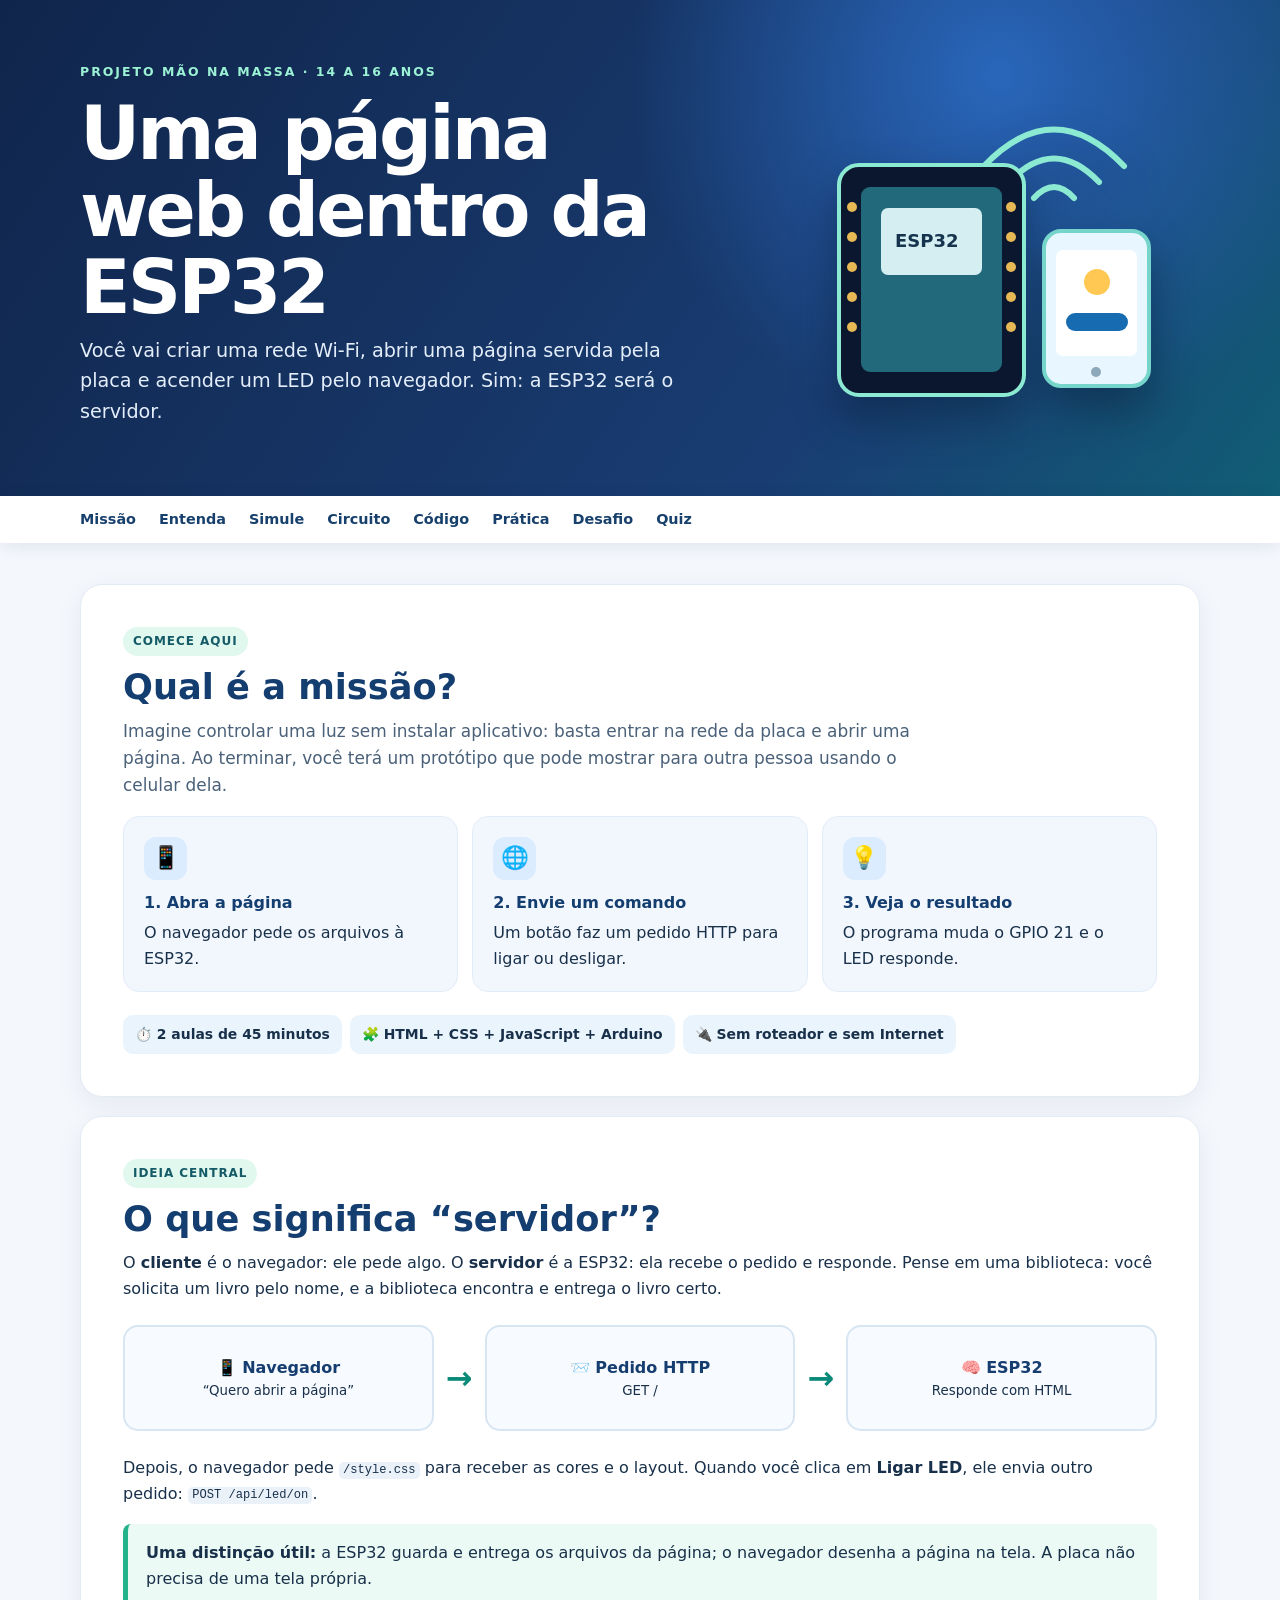
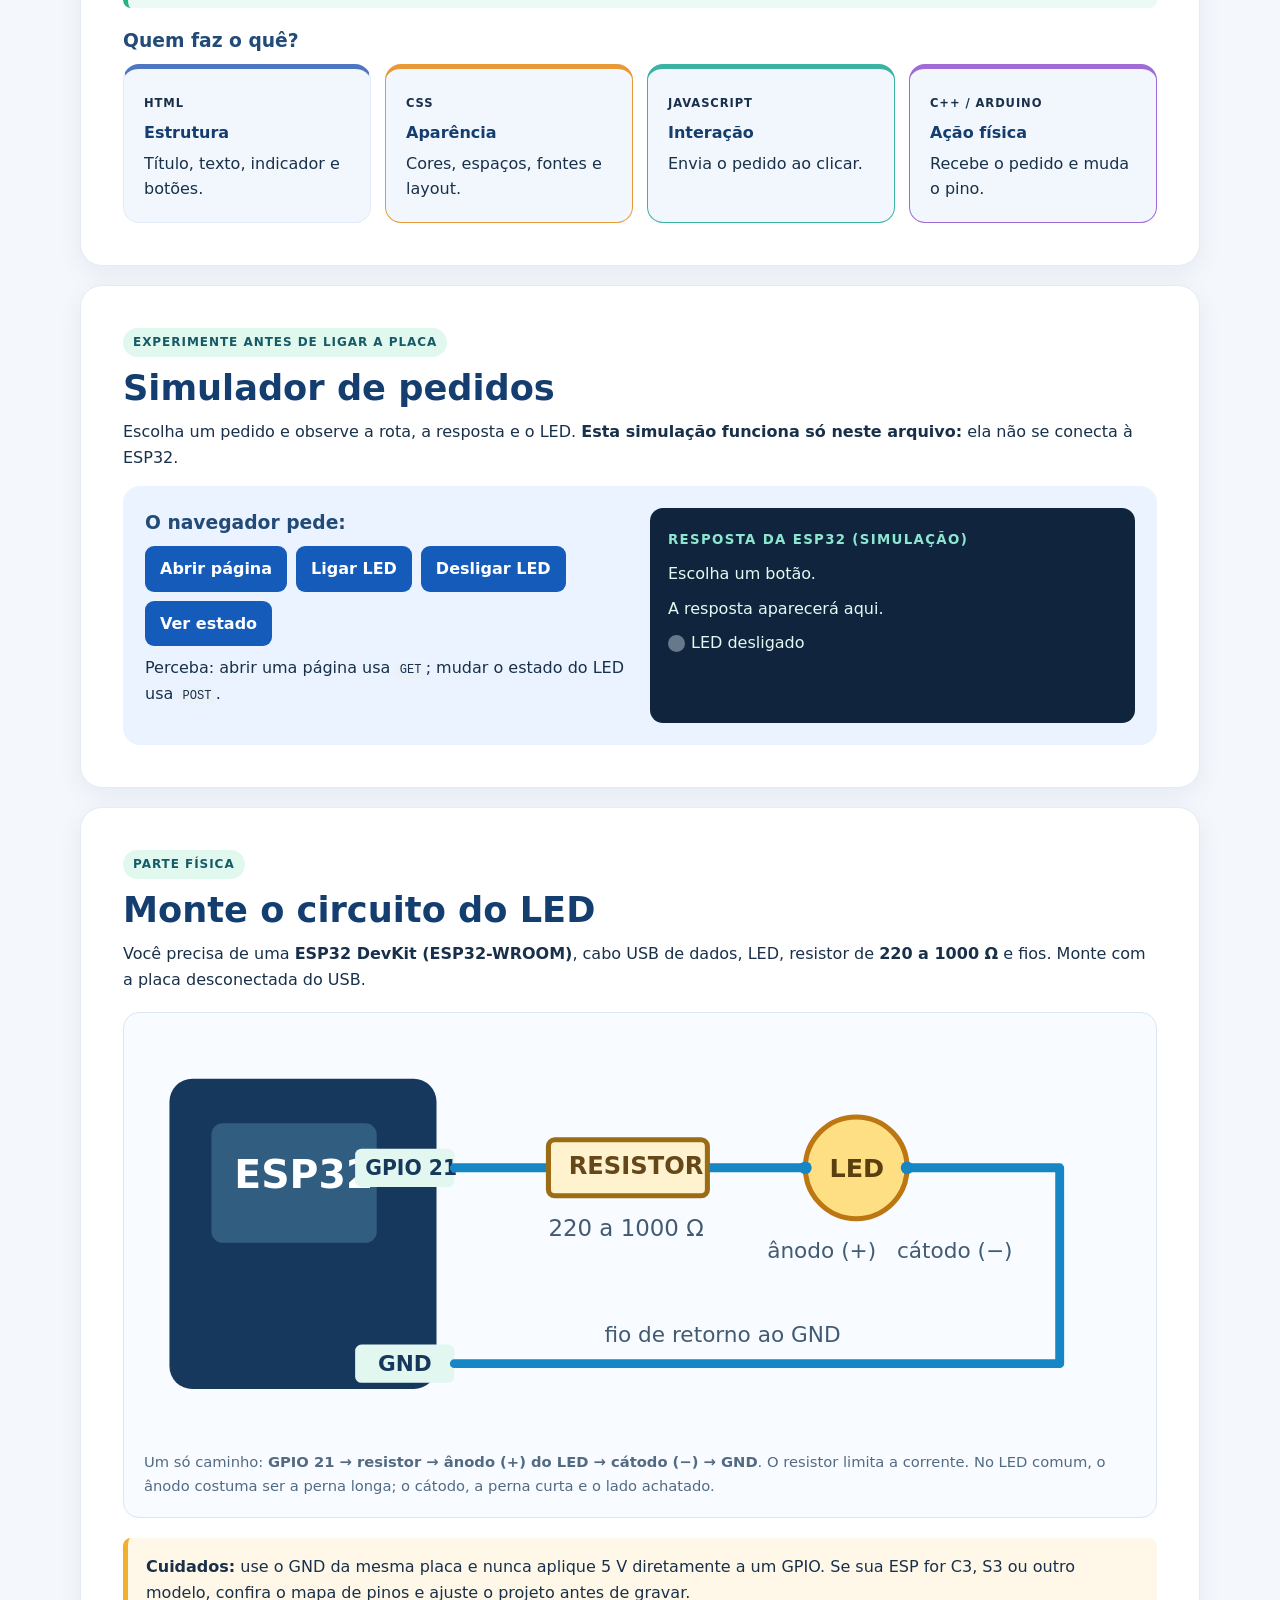
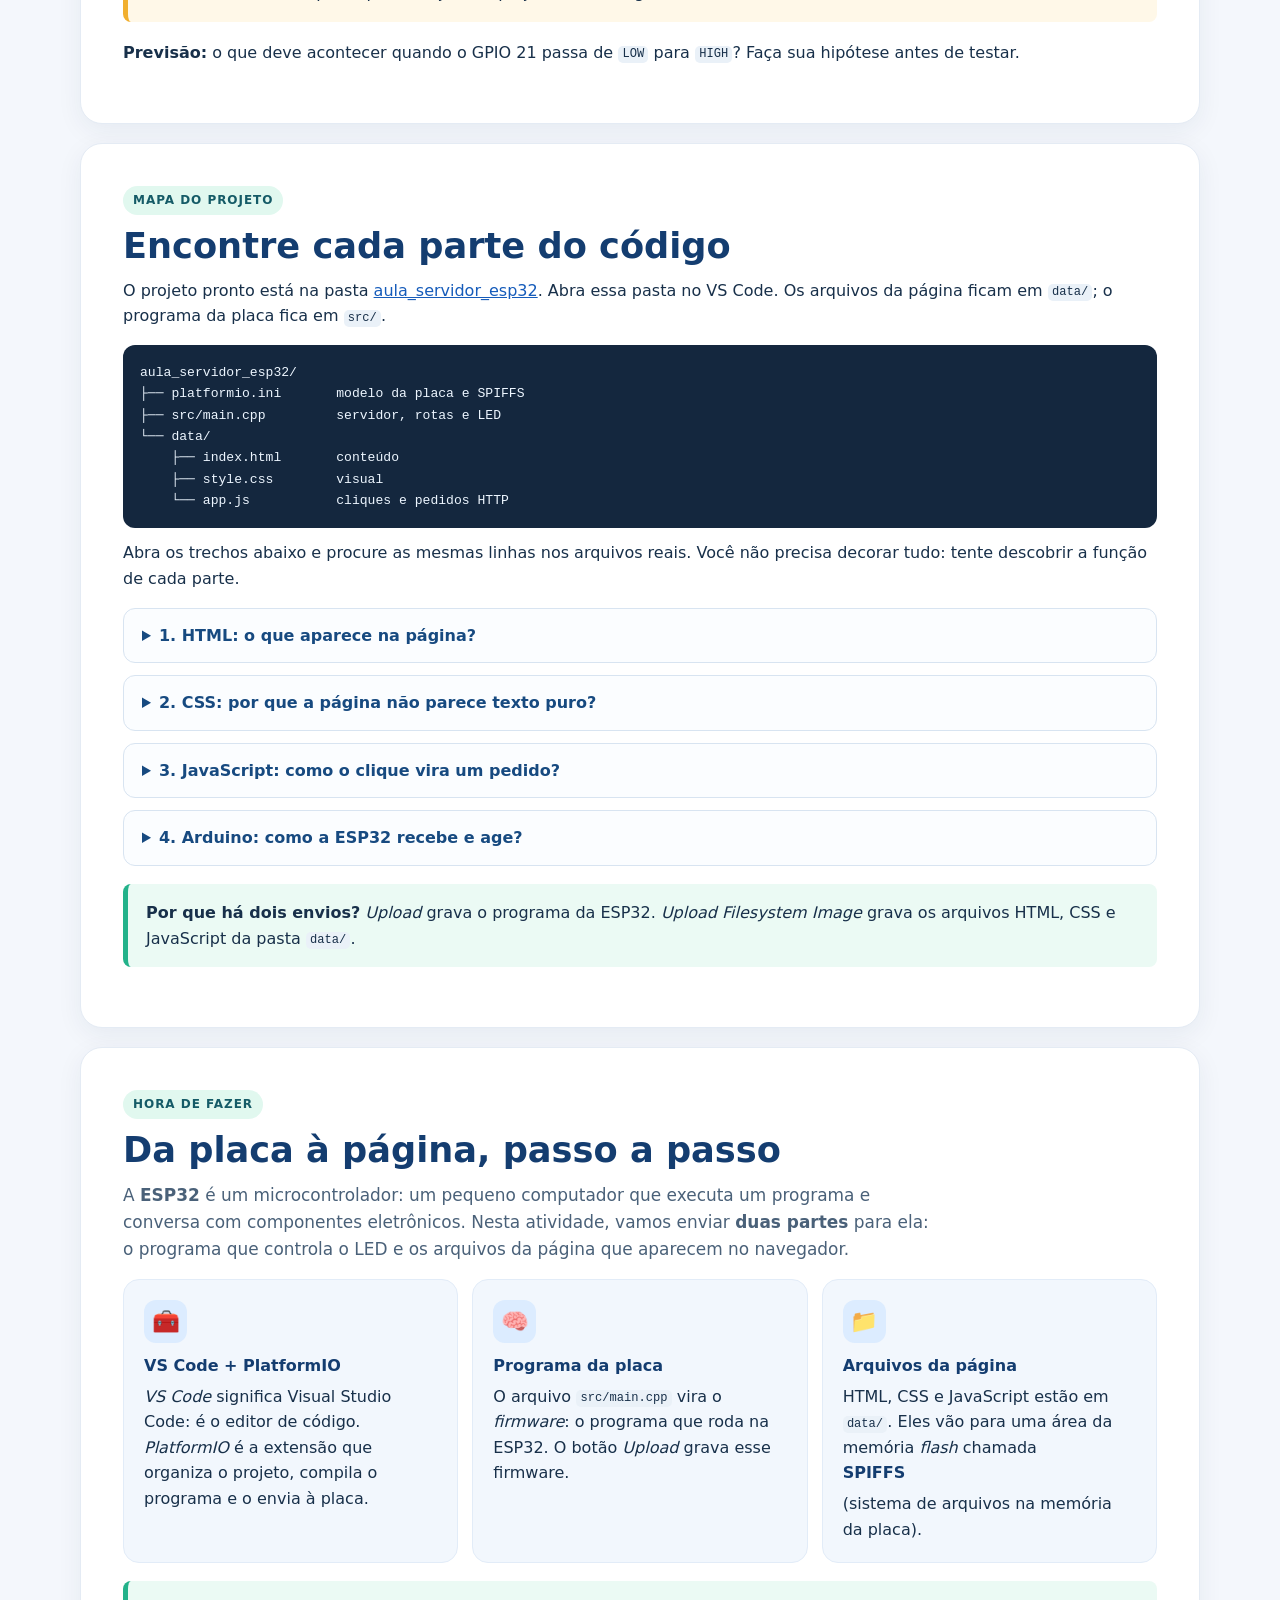
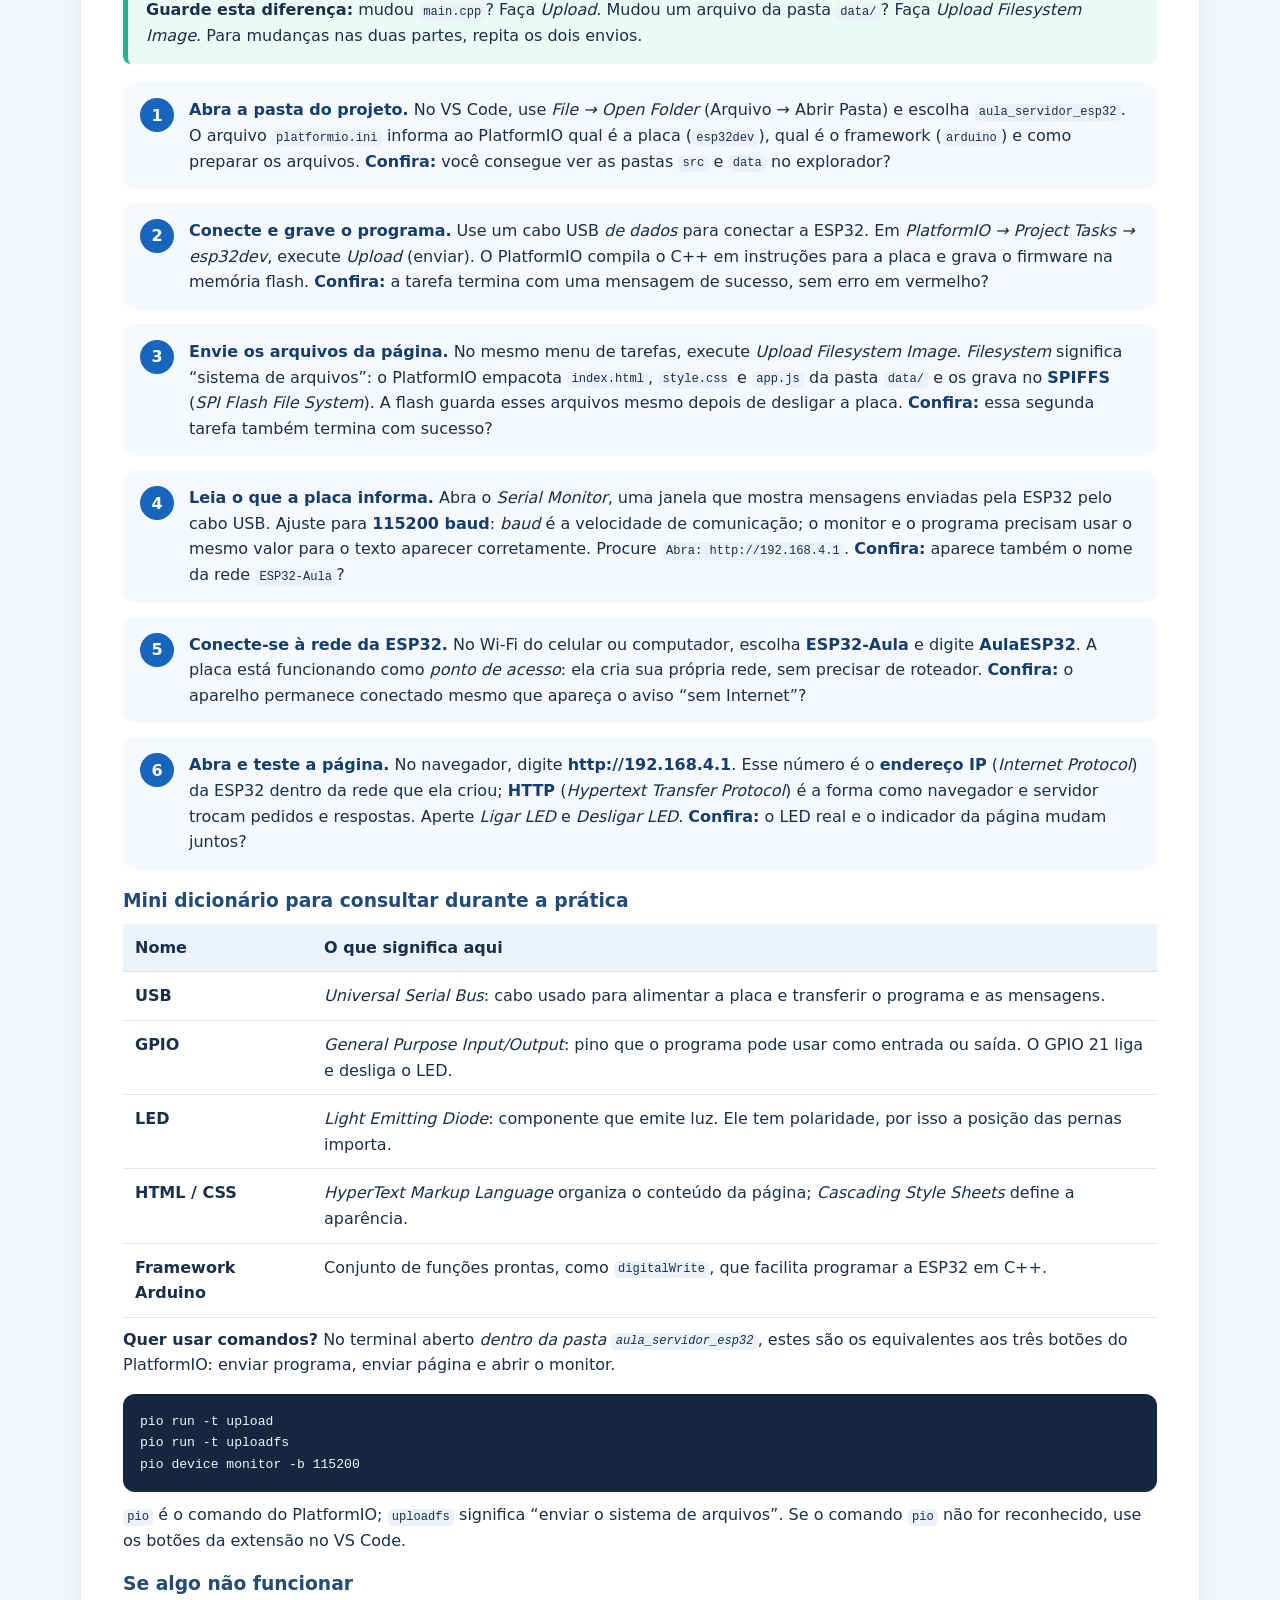
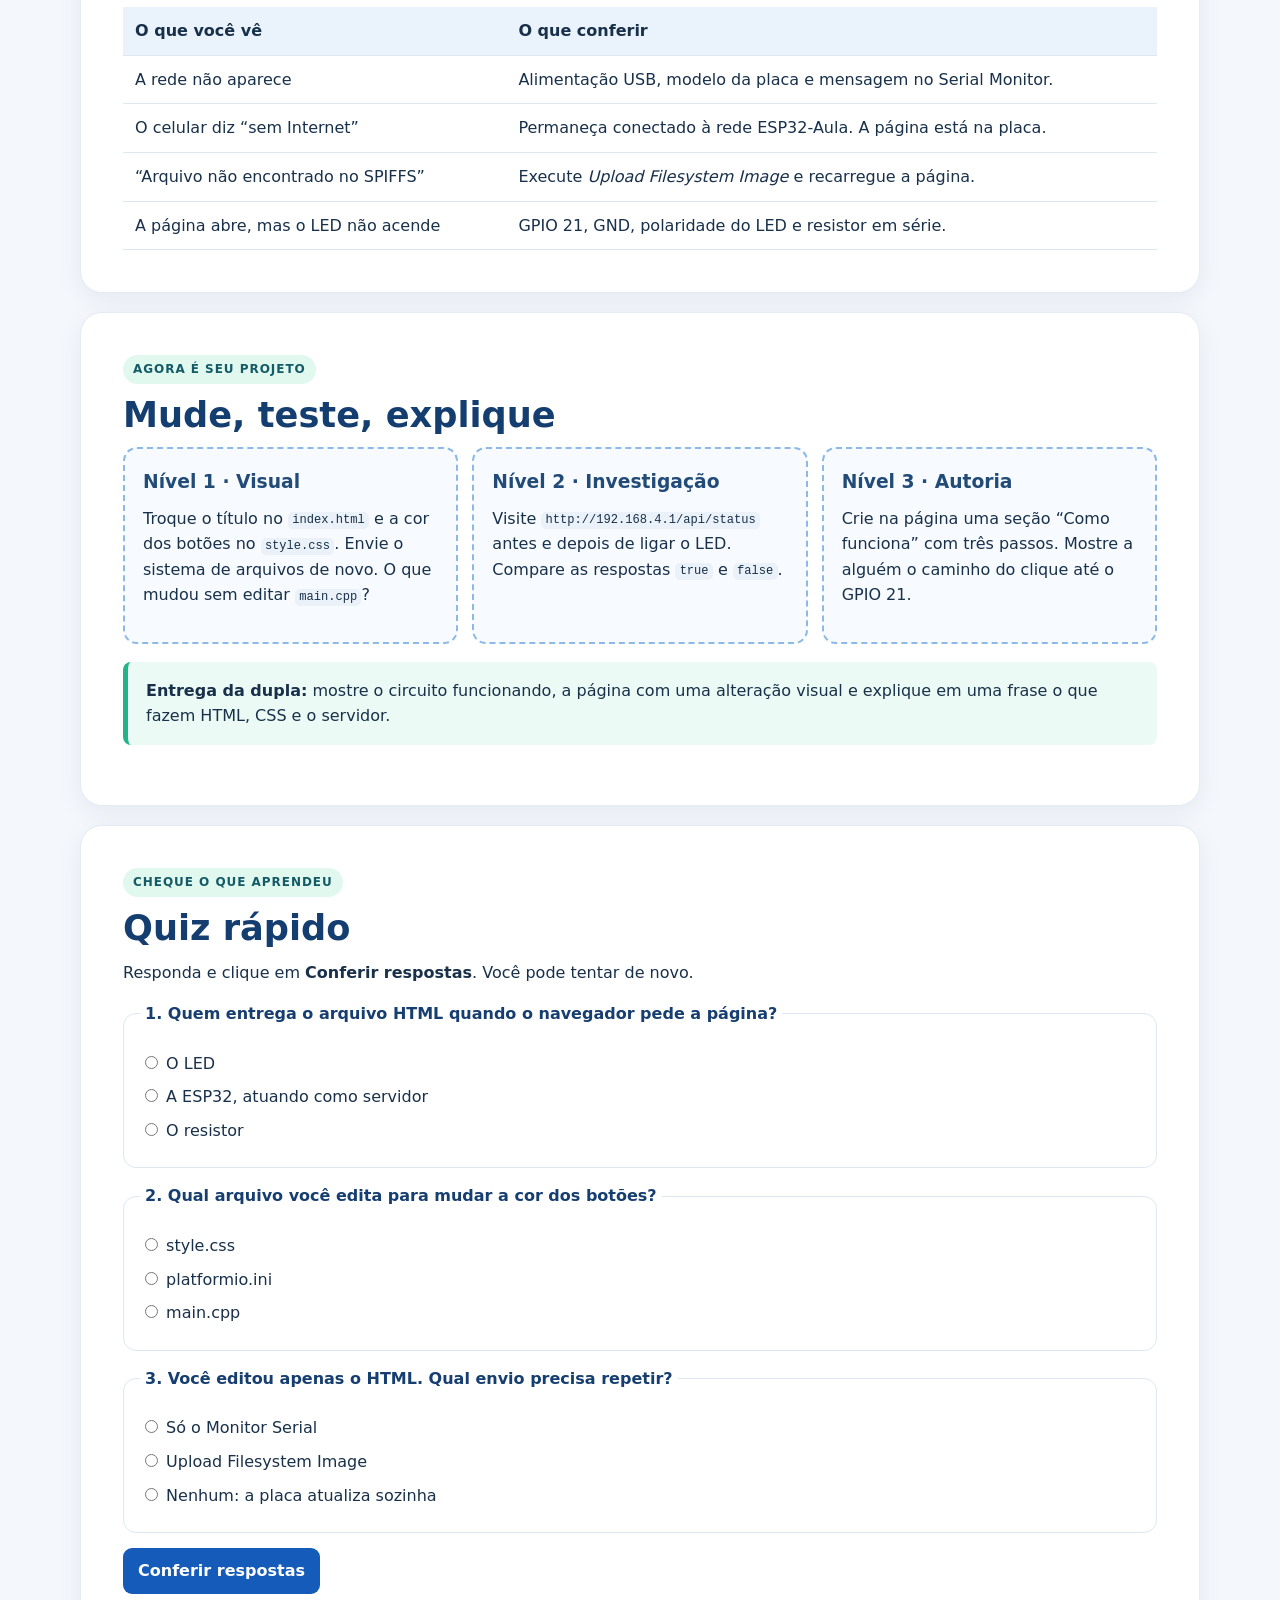
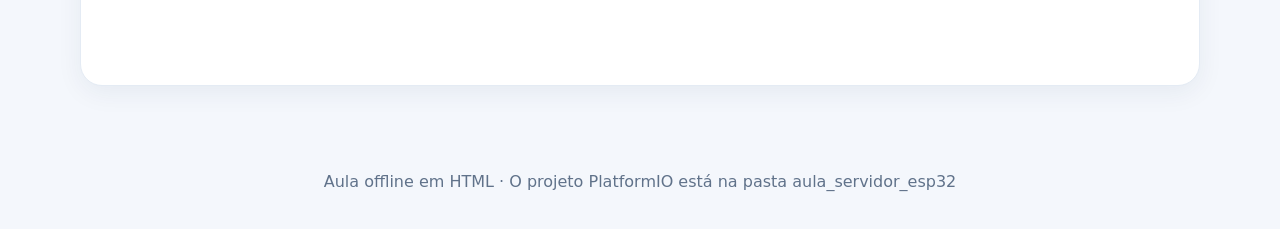
<file: index.html>
<!doctype html>
<html lang="pt-BR">
<head>
  <meta charset="utf-8">
  <meta name="viewport" content="width=device-width, initial-scale=1">
  <meta name="theme-color" content="#10254b">
  <title>Missão ESP32 — uma página dentro da placa</title>
  <style>
    :root { font-family: system-ui, -apple-system, Segoe UI, sans-serif; color: #18304a; background: #f4f7fc; scroll-behavior: smooth; }
    * { box-sizing: border-box; }
    body { margin: 0; line-height: 1.6; }
    button, input { font: inherit; }
    a { color: #155bba; }
    a:focus-visible, button:focus-visible, input:focus-visible, summary:focus-visible { outline: 3px solid #ffbb38; outline-offset: 3px; }
    .wrap { width: min(1120px, calc(100% - 32px)); margin-inline: auto; }
    .hero { color: white; background: radial-gradient(circle at 78% 15%, #2966ba 0, transparent 34%), linear-gradient(125deg, #10254b, #193d73 68%, #115e76); overflow: hidden; }
    .hero-grid { min-height: 420px; padding: 62px 0 52px; display: grid; grid-template-columns: 1.2fr .8fr; align-items: center; gap: 38px; }
    .eyebrow { margin: 0 0 13px; color: #9bf2d4; font-size: .78rem; font-weight: 800; text-transform: uppercase; letter-spacing: .16em; }
    h1 { max-width: 680px; margin: 0; font-size: clamp(2.5rem, 5.8vw, 5rem); line-height: 1.04; letter-spacing: -.04em; }
    .hero p:last-child { max-width: 600px; font-size: 1.2rem; color: #e4eefb; }
    .hero-art { width: 100%; max-width: 380px; margin: auto; filter: drop-shadow(0 22px 22px #06173077); }
    .hero-art text { font-family: system-ui, sans-serif; }
    .topnav { position: sticky; top: 0; z-index: 4; background: #fff; box-shadow: 0 3px 18px #14294e17; }
    .topnav .wrap { display: flex; gap: 8px 23px; flex-wrap: wrap; padding: 12px 0; }
    .topnav a { color: #17406c; text-decoration: none; font-size: .9rem; font-weight: 700; }
    .topnav a:hover { text-decoration: underline; }
    main { padding: 22px 0 64px; }
    section { scroll-margin-top: 75px; margin: 19px 0; padding: clamp(23px, 4vw, 42px); background: #fff; border: 1px solid #e4ebf4; border-radius: 22px; box-shadow: 0 7px 26px #122c5210; }
    h2 { margin: 0 0 10px; color: #143d70; font-size: clamp(1.7rem, 3vw, 2.2rem); line-height: 1.2; }
    h3 { margin: 0 0 8px; color: #224b78; }
    p { margin: 9px 0 16px; }
    .lead { max-width: 75ch; color: #4a6179; font-size: 1.06rem; }
    .kicker { display: inline-block; margin-bottom: 10px; padding: 5px 10px; color: #155b67; background: #e1f8ef; border-radius: 999px; font-size: .75rem; font-weight: 800; letter-spacing: .08em; text-transform: uppercase; }
    .grid { display: grid; grid-template-columns: repeat(3, 1fr); gap: 14px; }
    .card { padding: 20px; background: #f2f7fd; border: 1px solid #e2ecf8; border-radius: 16px; }
    .card strong { display: block; margin-bottom: 5px; color: #143d70; }
    .icon { display: grid; place-items: center; width: 43px; height: 43px; margin-bottom: 10px; border-radius: 12px; background: #dcecff; font-size: 1.4rem; }
    .timebar { display: flex; flex-wrap: wrap; gap: 8px; margin: 23px 0 0; }
    .timebar span { padding: 8px 12px; border-radius: 10px; background: #eaf4fc; font-size: .87rem; font-weight: 700; }
    .diagram { margin: 20px 0; padding: 20px; overflow-x: auto; border: 1px solid #d9e7f3; border-radius: 16px; background: #f8fbff; }
    .diagram svg { display: block; width: 100%; min-width: 680px; height: auto; }
    .diagram figcaption { margin-top: 10px; color: #526b83; font-size: .92rem; }
    .concept-flow { display: grid; grid-template-columns: 1fr auto 1fr auto 1fr; align-items: center; gap: 12px; margin: 24px 0; }
    .concept-flow .node { min-height: 106px; display: grid; place-content: center; padding: 16px; border: 2px solid #d8e5f2; border-radius: 15px; background: #f7faff; text-align: center; }
    .concept-flow .node strong { display: block; color: #153d70; }
    .concept-flow .arrow { color: #098978; font-size: 2rem; font-weight: 900; }
    .callout { margin: 18px 0; padding: 16px 18px; border-left: 5px solid #f1af2e; border-radius: 8px; background: #fff8e8; }
    .callout.good { border-color: #23b28a; background: #ebfaf4; }
    code { padding: .12em .35em; border-radius: 5px; background: #eaf1f8; font-size: .93em; }
    pre { overflow-x: auto; margin: 10px 0; padding: 17px; border-radius: 12px; background: #14273e; color: #edf6ff; font-size: .88rem; line-height: 1.52; }
    pre code { padding: 0; background: transparent; color: inherit; }
    .four { grid-template-columns: repeat(4, 1fr); }
    .role { border-top: 5px solid #4e77c2; }
    .role:nth-child(2) { border-color: #e89a39; }
    .role:nth-child(3) { border-color: #3bb2a2; }
    .role:nth-child(4) { border-color: #a16bd5; }
    .role .tag { display: inline-block; margin-bottom: 8px; font-size: .72rem; font-weight: 800; letter-spacing: .08em; }
    .simulator { display: grid; grid-template-columns: 1fr 1fr; gap: 20px; padding: 22px; border-radius: 17px; background: #eaf3ff; }
    .simulator .controls { display: flex; flex-wrap: wrap; align-content: start; gap: 9px; }
    button { padding: 10px 15px; border: 0; border-radius: 9px; background: #155bba; color: #fff; font-weight: 800; cursor: pointer; }
    button:hover { background: #0f468f; }
    .simulator .screen { min-height: 180px; padding: 18px; border-radius: 13px; background: #10253d; color: #e5f9f4; }
    .screen small { color: #8de7d0; font-weight: 800; letter-spacing: .1em; }
    .screen p { margin: 9px 0; }
    .bulb { display: inline-block; width: 17px; height: 17px; margin-right: 6px; border-radius: 50%; background: #65798b; vertical-align: middle; }
    .bulb.on { background: #ffce49; box-shadow: 0 0 0 5px #ffce4940, 0 0 20px #ffce49; }
    .steps { counter-reset: step; display: grid; gap: 14px; padding: 0; list-style: none; }
    .steps li { position: relative; min-height: 70px; padding: 15px 18px 15px 66px; border-radius: 13px; background: #f5f8fc; }
    .steps li::before { counter-increment: step; content: counter(step); position: absolute; left: 17px; top: 16px; width: 34px; height: 34px; display: grid; place-items: center; border-radius: 50%; background: #1765bd; color: white; font-weight: 800; }
    .steps strong { color: #143d70; }
    details { margin: 12px 0; border: 1px solid #d8e4f1; border-radius: 12px; background: #fbfdff; }
    summary { padding: 14px 18px; color: #174a80; font-weight: 800; cursor: pointer; }
    details > div { padding: 0 18px 18px; }
    .filetree { margin: 12px 0; }
    .challenge { padding: 18px; border: 2px dashed #8cb9e7; border-radius: 14px; background: #f7fbff; }
    .quiz-item { margin: 15px 0; padding: 16px; border: 1px solid #dde8f2; border-radius: 13px; }
    .quiz-item legend { padding: 0 5px; font-weight: 800; color: #163e70; }
    .quiz-item label { display: block; margin: 8px 0; cursor: pointer; }
    .quiz-feedback { min-height: 1.5em; font-weight: 700; }
    .quiz-feedback.ok { color: #08735a; }
    .quiz-feedback.try { color: #a94822; }
    table { width: 100%; border-collapse: collapse; }
    th, td { padding: 11px 12px; border-bottom: 1px solid #dce7f1; text-align: left; vertical-align: top; }
    th { background: #eaf3fb; }
    footer { padding: 0 20px 35px; text-align: center; color: #60728a; }
    @media (max-width: 760px) { .hero-grid, .simulator { grid-template-columns: 1fr; } .hero-grid { padding: 42px 0; } .hero-art { max-width: 270px; } .grid, .four { grid-template-columns: 1fr 1fr; } .concept-flow { grid-template-columns: 1fr; } .concept-flow .arrow { transform: rotate(90deg); text-align: center; line-height: 1; } }
    @media (max-width: 520px) { .grid, .four { grid-template-columns: 1fr; } section { padding: 22px 18px; } .topnav { position: static; } .diagram { padding: 9px; } .diagram figcaption { padding: 0 8px; } table { font-size: .85rem; } }
    @media print { .topnav, .simulator button, #check-quiz { display: none; } .hero { color: #18304a; background: #fff; } .hero p:last-child { color: #18304a; } .hero-grid { min-height: 0; padding: 15px 0; } .hero-art { width: 180px; } section { break-inside: avoid; box-shadow: none; } details > div { display: block; } }
  </style>
</head>
<body>
  <header class="hero">
    <div class="wrap hero-grid">
      <div>
        <p class="eyebrow">Projeto mão na massa · 14 a 16 anos</p>
        <h1>Uma página web dentro da ESP32</h1>
        <p>Você vai criar uma rede Wi-Fi, abrir uma página servida pela placa e acender um LED pelo navegador. Sim: a ESP32 será o servidor.</p>
      </div>
      <svg class="hero-art" viewBox="0 0 380 360" role="img" aria-labelledby="hero-title hero-desc">
        <title id="hero-title">Ilustração de uma placa ESP32 conectada a um celular</title>
        <desc id="hero-desc">Ondas de Wi-Fi ligam a placa a uma tela com botões para controlar um LED.</desc>
        <path d="M190 93 Q260 20 330 93 M215 109 Q260 62 305 109 M240 125 Q260 103 280 125" fill="none" stroke="#8cead2" stroke-width="6" stroke-linecap="round"/>
        <rect x="45" y="92" width="185" height="230" rx="20" fill="#0b172f" stroke="#8cead2" stroke-width="4"/>
        <rect x="67" y="114" width="141" height="185" rx="9" fill="#226a7b"/>
        <rect x="87" y="135" width="101" height="67" rx="7" fill="#d4eef2"/><text x="101" y="174" fill="#16334e" font-size="18" font-weight="800">ESP32</text>
        <g fill="#e7b955"><circle cx="58" cy="134" r="5"/><circle cx="58" cy="164" r="5"/><circle cx="58" cy="194" r="5"/><circle cx="58" cy="224" r="5"/><circle cx="58" cy="254" r="5"/><circle cx="217" cy="134" r="5"/><circle cx="217" cy="164" r="5"/><circle cx="217" cy="194" r="5"/><circle cx="217" cy="224" r="5"/><circle cx="217" cy="254" r="5"/></g>
        <rect x="250" y="158" width="105" height="155" rx="17" fill="#e8f6ff" stroke="#75d5ca" stroke-width="4"/><rect x="262" y="177" width="81" height="106" rx="7" fill="#fff"/>
        <circle cx="303" cy="209" r="13" fill="#ffc852"/><rect x="272" y="240" width="62" height="18" rx="9" fill="#176bb0"/><circle cx="302" cy="299" r="5" fill="#8ca8bb"/>
      </svg>
    </div>
  </header>
  <nav class="topnav" aria-label="Navegação da aula"><div class="wrap">
    <a href="#missao">Missão</a><a href="#entenda">Entenda</a><a href="#simule">Simule</a><a href="#circuito">Circuito</a><a href="#codigo">Código</a><a href="#pratica">Prática</a><a href="#desafio">Desafio</a><a href="#quiz">Quiz</a>
  </div></nav>
  <main class="wrap">
    <section id="missao">
      <span class="kicker">Comece aqui</span>
      <h2>Qual é a missão?</h2>
      <p class="lead">Imagine controlar uma luz sem instalar aplicativo: basta entrar na rede da placa e abrir uma página. Ao terminar, você terá um protótipo que pode mostrar para outra pessoa usando o celular dela.</p>
      <div class="grid">
        <div class="card"><span class="icon" aria-hidden="true">📱</span><strong>1. Abra a página</strong>O navegador pede os arquivos à ESP32.</div>
        <div class="card"><span class="icon" aria-hidden="true">🌐</span><strong>2. Envie um comando</strong>Um botão faz um pedido HTTP para ligar ou desligar.</div>
        <div class="card"><span class="icon" aria-hidden="true">💡</span><strong>3. Veja o resultado</strong>O programa muda o GPIO 21 e o LED responde.</div>
      </div>
      <div class="timebar"><span>⏱️ 2 aulas de 45 minutos</span><span>🧩 HTML + CSS + JavaScript + Arduino</span><span>🔌 Sem roteador e sem Internet</span></div>
    </section>

    <section id="entenda">
      <span class="kicker">Ideia central</span>
      <h2>O que significa “servidor”?</h2>
      <p>O <strong>cliente</strong> é o navegador: ele pede algo. O <strong>servidor</strong> é a ESP32: ela recebe o pedido e responde. Pense em uma biblioteca: você solicita um livro pelo nome, e a biblioteca encontra e entrega o livro certo.</p>
      <div class="concept-flow" aria-label="Fluxo entre navegador e ESP32">
        <div class="node"><strong>📱 Navegador</strong><small>“Quero abrir a página”</small></div><span class="arrow" aria-hidden="true">→</span>
        <div class="node"><strong>📨 Pedido HTTP</strong><small>GET /</small></div><span class="arrow" aria-hidden="true">→</span>
        <div class="node"><strong>🧠 ESP32</strong><small>Responde com HTML</small></div>
      </div>
      <p>Depois, o navegador pede <code>/style.css</code> para receber as cores e o layout. Quando você clica em <strong>Ligar LED</strong>, ele envia outro pedido: <code>POST /api/led/on</code>.</p>
      <div class="callout good"><strong>Uma distinção útil:</strong> a ESP32 guarda e entrega os arquivos da página; o navegador desenha a página na tela. A placa não precisa de uma tela própria.</div>
      <h3>Quem faz o quê?</h3>
      <div class="grid four">
        <div class="card role"><span class="tag">HTML</span><strong>Estrutura</strong>Título, texto, indicador e botões.</div>
        <div class="card role"><span class="tag">CSS</span><strong>Aparência</strong>Cores, espaços, fontes e layout.</div>
        <div class="card role"><span class="tag">JAVASCRIPT</span><strong>Interação</strong>Envia o pedido ao clicar.</div>
        <div class="card role"><span class="tag">C++ / ARDUINO</span><strong>Ação física</strong>Recebe o pedido e muda o pino.</div>
      </div>
    </section>

    <section id="simule">
      <span class="kicker">Experimente antes de ligar a placa</span>
      <h2>Simulador de pedidos</h2>
      <p>Escolha um pedido e observe a rota, a resposta e o LED. <strong>Esta simulação funciona só neste arquivo:</strong> ela não se conecta à ESP32.</p>
      <div class="simulator">
        <div><h3>O navegador pede:</h3><div class="controls">
          <button type="button" data-route="page">Abrir página</button>
          <button type="button" data-route="on">Ligar LED</button>
          <button type="button" data-route="off">Desligar LED</button>
          <button type="button" data-route="status">Ver estado</button>
        </div><p>Perceba: abrir uma página usa <code>GET</code>; mudar o estado do LED usa <code>POST</code>.</p></div>
        <div class="screen" aria-live="polite"><small>RESPOSTA DA ESP32 (SIMULAÇÃO)</small><p id="sim-request">Escolha um botão.</p><p id="sim-response">A resposta aparecerá aqui.</p><p><span class="bulb" id="sim-bulb"></span><span id="sim-led">LED desligado</span></p></div>
      </div>
    </section>

    <section id="circuito">
      <span class="kicker">Parte física</span>
      <h2>Monte o circuito do LED</h2>
      <p>Você precisa de uma <strong>ESP32 DevKit (ESP32-WROOM)</strong>, cabo USB de dados, LED, resistor de <strong>220 a 1000 Ω</strong> e fios. Monte com a placa desconectada do USB.</p>
      <figure class="diagram">
        <svg viewBox="0 0 780 320" role="img" aria-labelledby="wire-title wire-desc">
          <title id="wire-title">Ligação em série entre ESP32, resistor e LED</title>
          <desc id="wire-desc">O fio sai do GPIO 21 da ESP32, passa por um resistor de 220 a 1000 ohms, chega ao ânodo do LED e retorna do cátodo ao GND da mesma placa.</desc>
          <!-- A placa tem dois pontos de conexão claramente separados. -->
          <rect x="20" y="36" width="210" height="244" rx="18" fill="#17385d"/>
          <rect x="53" y="71" width="130" height="94" rx="9" fill="#315d81"/>
          <text x="71" y="122" fill="#fff" font-size="31" font-weight="800">ESP32</text>
          <rect x="166" y="91" width="78" height="30" rx="5" fill="#e1f7f0"/>
          <text x="174" y="112" fill="#17385d" font-size="16" font-weight="800">GPIO 21</text>
          <rect x="166" y="245" width="78" height="30" rx="5" fill="#e1f7f0"/>
          <text x="184" y="266" fill="#17385d" font-size="17" font-weight="800">GND</text>
          <!-- Caminho contínuo: GPIO -> resistor -> ânodo -> LED -> cátodo -> GND. -->
          <path d="M244 106 H318 M443 106 H520 M600 106 H720 V260 H244" fill="none" stroke="#1686c4" stroke-width="7" stroke-linecap="round" stroke-linejoin="round"/>
          <rect x="318" y="84" width="125" height="44" rx="5" fill="#fff2ce" stroke="#9b6c16" stroke-width="4"/>
          <text x="334" y="111" fill="#654719" font-size="19" font-weight="800">RESISTOR</text>
          <circle cx="560" cy="106" r="40" fill="#ffdf83" stroke="#bd7712" stroke-width="4"/>
          <text x="539" y="113" fill="#59400e" font-size="20" font-weight="900">LED</text>
          <circle cx="520" cy="106" r="5" fill="#1686c4"/>
          <circle cx="600" cy="106" r="5" fill="#1686c4"/>
          <text x="318" y="160" fill="#425b73" font-size="18">220 a 1000 Ω</text>
          <text x="490" y="177" fill="#425b73" font-size="17">ânodo (+)</text>
          <text x="592" y="177" fill="#425b73" font-size="17">cátodo (−)</text>
          <text x="362" y="243" fill="#425b73" font-size="17">fio de retorno ao GND</text>
        </svg>
        <figcaption>Um só caminho: <strong>GPIO 21 → resistor → ânodo (+) do LED → cátodo (−) → GND</strong>. O resistor limita a corrente. No LED comum, o ânodo costuma ser a perna longa; o cátodo, a perna curta e o lado achatado.</figcaption>
      </figure>
      <div class="callout"><strong>Cuidados:</strong> use o GND da mesma placa e nunca aplique 5 V diretamente a um GPIO. Se sua ESP for C3, S3 ou outro modelo, confira o mapa de pinos e ajuste o projeto antes de gravar.</div>
      <p><strong>Previsão:</strong> o que deve acontecer quando o GPIO 21 passa de <code>LOW</code> para <code>HIGH</code>? Faça sua hipótese antes de testar.</p>
    </section>

    <section id="codigo">
      <span class="kicker">Mapa do projeto</span>
      <h2>Encontre cada parte do código</h2>
      <p>O projeto pronto está na pasta <a href="aula_servidor_esp32/README.md">aula_servidor_esp32</a>. Abra essa pasta no VS Code. Os arquivos da página ficam em <code>data/</code>; o programa da placa fica em <code>src/</code>.</p>
      <pre class="filetree"><code>aula_servidor_esp32/
├── platformio.ini       modelo da placa e SPIFFS
├── src/main.cpp         servidor, rotas e LED
└── data/
    ├── index.html       conteúdo
    ├── style.css        visual
    └── app.js           cliques e pedidos HTTP</code></pre>
      <p>Abra os trechos abaixo e procure as mesmas linhas nos arquivos reais. Você não precisa decorar tudo: tente descobrir a função de cada parte.</p>
      <details><summary>1. HTML: o que aparece na página?</summary><div><pre><code>&lt;h1&gt;Controle um LED pelo navegador&lt;/h1&gt;
&lt;button id="turn-on"&gt;Ligar LED&lt;/button&gt;
&lt;button id="turn-off"&gt;Desligar LED&lt;/button&gt;</code></pre><p>O <code>id</code> dá um nome único ao botão. O JavaScript usa esse nome para detectar o clique. Veja o <a href="aula_servidor_esp32/data/index.html">HTML completo</a>.</p></div></details>
      <details><summary>2. CSS: por que a página não parece texto puro?</summary><div><pre><code>button {
  background: #087b68;
  color: #fff;
  border-radius: 10px;
}</code></pre><p>Essa regra pinta todos os botões e arredonda os cantos. Experimente mudar a cor em <a href="aula_servidor_esp32/data/style.css">style.css</a>.</p></div></details>
      <details><summary>3. JavaScript: como o clique vira um pedido?</summary><div><pre><code>fetch('/api/led/on', { method: 'POST' });</code></pre><p><code>fetch</code> envia o pedido para a ESP32. O arquivo <a href="aula_servidor_esp32/data/app.js">app.js</a> também lê a resposta e atualiza o indicador na tela.</p></div></details>
      <details><summary>4. Arduino: como a ESP32 recebe e age?</summary><div><pre><code>server.on("/api/led/on", HTTP_POST, []() { setLed(true); });
digitalWrite(LED_PIN, HIGH);</code></pre><p>A primeira linha associa uma rota a uma ação. A segunda representa a mudança elétrica no pino. Leia <a href="aula_servidor_esp32/src/main.cpp">main.cpp</a>.</p></div></details>
      <div class="callout good"><strong>Por que há dois envios?</strong> <em>Upload</em> grava o programa da ESP32. <em>Upload Filesystem Image</em> grava os arquivos HTML, CSS e JavaScript da pasta <code>data/</code>.</div>
    </section>

    <section id="pratica">
      <span class="kicker">Hora de fazer</span>
      <h2>Da placa à página, passo a passo</h2>
      <p class="lead">A <strong>ESP32</strong> é um microcontrolador: um pequeno computador que executa um programa e conversa com componentes eletrônicos. Nesta atividade, vamos enviar <strong>duas partes</strong> para ela: o programa que controla o LED e os arquivos da página que aparecem no navegador.</p>
      <div class="grid">
        <div class="card"><span class="icon" aria-hidden="true">🧰</span><strong>VS Code + PlatformIO</strong><em>VS Code</em> significa Visual Studio Code: é o editor de código. <em>PlatformIO</em> é a extensão que organiza o projeto, compila o programa e o envia à placa.</div>
        <div class="card"><span class="icon" aria-hidden="true">🧠</span><strong>Programa da placa</strong>O arquivo <code>src/main.cpp</code> vira o <em>firmware</em>: o programa que roda na ESP32. O botão <em>Upload</em> grava esse firmware.</div>
        <div class="card"><span class="icon" aria-hidden="true">📁</span><strong>Arquivos da página</strong>HTML, CSS e JavaScript estão em <code>data/</code>. Eles vão para uma área da memória <em>flash</em> chamada <strong>SPIFFS</strong> (sistema de arquivos na memória da placa).</div>
      </div>
      <div class="callout good"><strong>Guarde esta diferença:</strong> mudou <code>main.cpp</code>? Faça <em>Upload</em>. Mudou um arquivo da pasta <code>data/</code>? Faça <em>Upload Filesystem Image</em>. Para mudanças nas duas partes, repita os dois envios.</div>
      <ol class="steps">
        <li><strong>Abra a pasta do projeto.</strong> No VS Code, use <em>File → Open Folder</em> (Arquivo → Abrir Pasta) e escolha <code>aula_servidor_esp32</code>. O arquivo <code>platformio.ini</code> informa ao PlatformIO qual é a placa (<code>esp32dev</code>), qual é o framework (<code>arduino</code>) e como preparar os arquivos. <strong>Confira:</strong> você consegue ver as pastas <code>src</code> e <code>data</code> no explorador?</li>
        <li><strong>Conecte e grave o programa.</strong> Use um cabo USB <em>de dados</em> para conectar a ESP32. Em <em>PlatformIO → Project Tasks → esp32dev</em>, execute <em>Upload</em> (enviar). O PlatformIO compila o C++ em instruções para a placa e grava o firmware na memória flash. <strong>Confira:</strong> a tarefa termina com uma mensagem de sucesso, sem erro em vermelho?</li>
        <li><strong>Envie os arquivos da página.</strong> No mesmo menu de tarefas, execute <em>Upload Filesystem Image</em>. <em>Filesystem</em> significa “sistema de arquivos”: o PlatformIO empacota <code>index.html</code>, <code>style.css</code> e <code>app.js</code> da pasta <code>data/</code> e os grava no <strong>SPIFFS</strong> (<em>SPI Flash File System</em>). A flash guarda esses arquivos mesmo depois de desligar a placa. <strong>Confira:</strong> essa segunda tarefa também termina com sucesso?</li>
        <li><strong>Leia o que a placa informa.</strong> Abra o <em>Serial Monitor</em>, uma janela que mostra mensagens enviadas pela ESP32 pelo cabo USB. Ajuste para <strong>115200 baud</strong>: <em>baud</em> é a velocidade de comunicação; o monitor e o programa precisam usar o mesmo valor para o texto aparecer corretamente. Procure <code>Abra: http://192.168.4.1</code>. <strong>Confira:</strong> aparece também o nome da rede <code>ESP32-Aula</code>?</li>
        <li><strong>Conecte-se à rede da ESP32.</strong> No Wi-Fi do celular ou computador, escolha <strong>ESP32-Aula</strong> e digite <strong>AulaESP32</strong>. A placa está funcionando como <em>ponto de acesso</em>: ela cria sua própria rede, sem precisar de roteador. <strong>Confira:</strong> o aparelho permanece conectado mesmo que apareça o aviso “sem Internet”?</li>
        <li><strong>Abra e teste a página.</strong> No navegador, digite <strong>http://192.168.4.1</strong>. Esse número é o <strong>endereço IP</strong> (<em>Internet Protocol</em>) da ESP32 dentro da rede que ela criou; <strong>HTTP</strong> (<em>Hypertext Transfer Protocol</em>) é a forma como navegador e servidor trocam pedidos e respostas. Aperte <em>Ligar LED</em> e <em>Desligar LED</em>. <strong>Confira:</strong> o LED real e o indicador da página mudam juntos?</li>
      </ol>
      <h3>Mini dicionário para consultar durante a prática</h3>
      <table><thead><tr><th>Nome</th><th>O que significa aqui</th></tr></thead><tbody>
        <tr><td><strong>USB</strong></td><td><em>Universal Serial Bus</em>: cabo usado para alimentar a placa e transferir o programa e as mensagens.</td></tr>
        <tr><td><strong>GPIO</strong></td><td><em>General Purpose Input/Output</em>: pino que o programa pode usar como entrada ou saída. O GPIO 21 liga e desliga o LED.</td></tr>
        <tr><td><strong>LED</strong></td><td><em>Light Emitting Diode</em>: componente que emite luz. Ele tem polaridade, por isso a posição das pernas importa.</td></tr>
        <tr><td><strong>HTML / CSS</strong></td><td><em>HyperText Markup Language</em> organiza o conteúdo da página; <em>Cascading Style Sheets</em> define a aparência.</td></tr>
        <tr><td><strong>Framework Arduino</strong></td><td>Conjunto de funções prontas, como <code>digitalWrite</code>, que facilita programar a ESP32 em C++.</td></tr>
      </tbody></table>
      <p><strong>Quer usar comandos?</strong> No terminal aberto <em>dentro da pasta <code>aula_servidor_esp32</code></em>, estes são os equivalentes aos três botões do PlatformIO: enviar programa, enviar página e abrir o monitor.</p>
      <pre><code>pio run -t upload
pio run -t uploadfs
pio device monitor -b 115200</code></pre>
      <p><code>pio</code> é o comando do PlatformIO; <code>uploadfs</code> significa “enviar o sistema de arquivos”. Se o comando <code>pio</code> não for reconhecido, use os botões da extensão no VS Code.</p>
      <h3>Se algo não funcionar</h3>
      <table><thead><tr><th>O que você vê</th><th>O que conferir</th></tr></thead><tbody>
        <tr><td>A rede não aparece</td><td>Alimentação USB, modelo da placa e mensagem no Serial Monitor.</td></tr>
        <tr><td>O celular diz “sem Internet”</td><td>Permaneça conectado à rede ESP32-Aula. A página está na placa.</td></tr>
        <tr><td>“Arquivo não encontrado no SPIFFS”</td><td>Execute <em>Upload Filesystem Image</em> e recarregue a página.</td></tr>
        <tr><td>A página abre, mas o LED não acende</td><td>GPIO 21, GND, polaridade do LED e resistor em série.</td></tr>
      </tbody></table>
    </section>

    <section id="desafio">
      <span class="kicker">Agora é seu projeto</span>
      <h2>Mude, teste, explique</h2>
      <div class="grid">
        <div class="challenge"><h3>Nível 1 · Visual</h3><p>Troque o título no <code>index.html</code> e a cor dos botões no <code>style.css</code>. Envie o sistema de arquivos de novo. O que mudou sem editar <code>main.cpp</code>?</p></div>
        <div class="challenge"><h3>Nível 2 · Investigação</h3><p>Visite <code>http://192.168.4.1/api/status</code> antes e depois de ligar o LED. Compare as respostas <code>true</code> e <code>false</code>.</p></div>
        <div class="challenge"><h3>Nível 3 · Autoria</h3><p>Crie na página uma seção “Como funciona” com três passos. Mostre a alguém o caminho do clique até o GPIO 21.</p></div>
      </div>
      <div class="callout good"><strong>Entrega da dupla:</strong> mostre o circuito funcionando, a página com uma alteração visual e explique em uma frase o que fazem HTML, CSS e o servidor.</div>
    </section>

    <section id="quiz">
      <span class="kicker">Cheque o que aprendeu</span>
      <h2>Quiz rápido</h2>
      <p>Responda e clique em <strong>Conferir respostas</strong>. Você pode tentar de novo.</p>
      <form id="quiz-form">
        <fieldset class="quiz-item"><legend>1. Quem entrega o arquivo HTML quando o navegador pede a página?</legend>
          <label><input type="radio" name="q1" value="a"> O LED</label>
          <label><input type="radio" name="q1" value="b"> A ESP32, atuando como servidor</label>
          <label><input type="radio" name="q1" value="c"> O resistor</label>
        </fieldset>
        <fieldset class="quiz-item"><legend>2. Qual arquivo você edita para mudar a cor dos botões?</legend>
          <label><input type="radio" name="q2" value="a"> style.css</label>
          <label><input type="radio" name="q2" value="b"> platformio.ini</label>
          <label><input type="radio" name="q2" value="c"> main.cpp</label>
        </fieldset>
        <fieldset class="quiz-item"><legend>3. Você editou apenas o HTML. Qual envio precisa repetir?</legend>
          <label><input type="radio" name="q3" value="a"> Só o Monitor Serial</label>
          <label><input type="radio" name="q3" value="b"> Upload Filesystem Image</label>
          <label><input type="radio" name="q3" value="c"> Nenhum: a placa atualiza sozinha</label>
        </fieldset>
        <button type="submit" id="check-quiz">Conferir respostas</button>
        <p id="quiz-feedback" class="quiz-feedback" role="status" aria-live="polite"></p>
      </form>
    </section>
  </main>
  <footer>Aula offline em HTML · O projeto PlatformIO está na pasta aula_servidor_esp32</footer>
  <script>
    (() => {
      let ledOn = false;
      const request = document.getElementById('sim-request');
      const response = document.getElementById('sim-response');
      const bulb = document.getElementById('sim-bulb');
      const led = document.getElementById('sim-led');
      document.querySelectorAll('[data-route]').forEach(button => button.addEventListener('click', () => {
        const route = button.dataset.route;
        if (route === 'page') {
          request.textContent = 'Pedido: GET /';
          response.textContent = 'Resposta: HTML da página (depois, o navegador pede o CSS e o JS).';
        } else {
          if (route === 'on') ledOn = true;
          if (route === 'off') ledOn = false;
          request.textContent = `Pedido: ${route === 'status' ? 'GET /api/status' : `POST /api/led/${route}`}`;
          response.textContent = `Resposta JSON: {"ligado":${ledOn}}`;
        }
        bulb.classList.toggle('on', ledOn);
        led.textContent = ledOn ? 'LED ligado' : 'LED desligado';
      }));

      document.getElementById('quiz-form').addEventListener('submit', event => {
        event.preventDefault();
        const correct = { q1: 'b', q2: 'a', q3: 'b' };
        const chosen = new FormData(event.currentTarget);
        const score = Object.entries(correct).filter(([question, answer]) => chosen.get(question) === answer).length;
        const feedback = document.getElementById('quiz-feedback');
        feedback.className = `quiz-feedback ${score === 3 ? 'ok' : 'try'}`;
        feedback.textContent = score === 3
          ? '3 de 3! Você já consegue explicar o caminho da página até a placa.'
          : `${score} de 3. Revise: a ESP32 entrega o HTML, o CSS muda as cores e os arquivos da pasta data precisam de Upload Filesystem Image.`;
      });
    })();
  </script>
</body>
</html>
</file>
